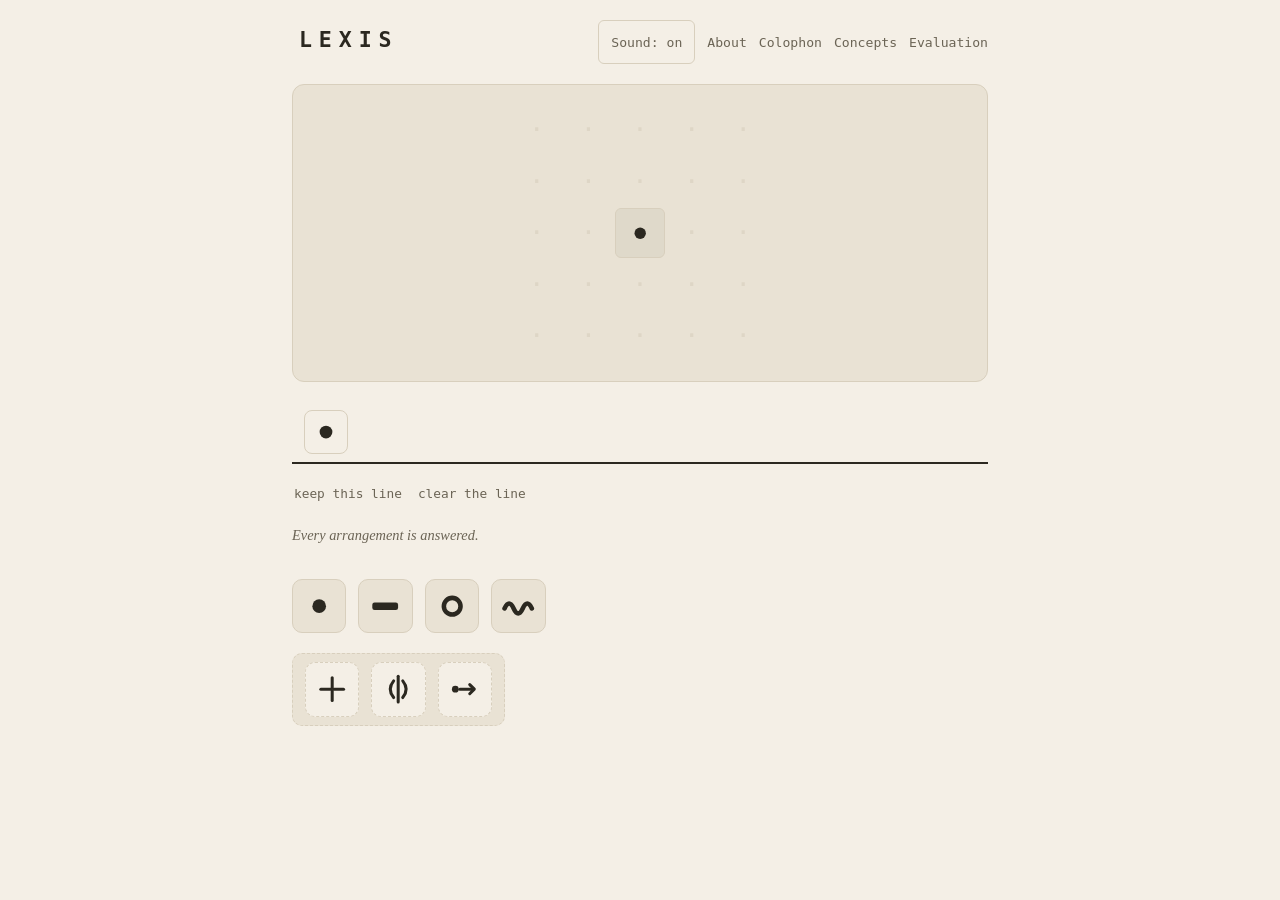
<file: index.html>
<!DOCTYPE html>
<html lang="en" class="no-js">
<head>
<meta charset="utf-8" />
<meta name="viewport" content="width=device-width, initial-scale=1, viewport-fit=cover" />
<!-- Self-contained except GoatCounter (privacy-friendly, cookieless page-view counting — no
     personal data; the piece itself never sends anything). Strict named-host allowlist. -->
<meta http-equiv="Content-Security-Policy" content="default-src 'none'; script-src 'self' https://gc.zgo.at; style-src 'self'; img-src 'self' data: https://lexis.goatcounter.com; connect-src https://lexis.goatcounter.com; manifest-src 'self'; base-uri 'none'; form-action 'none'" />
<title>LEXIS</title>
<meta name="description" content="LEXIS is a small language you read by writing it: arrange the glyphs, and the field answers with the state they mean." />
<meta name="color-scheme" content="light dark" />
<meta name="theme-color" content="#F4EFE6" media="(prefers-color-scheme: light)" />
<meta name="theme-color" content="#171613" media="(prefers-color-scheme: dark)" />
<link rel="apple-touch-icon" href="assets/icon-180.png" />
<link rel="icon" type="image/png" sizes="192x192" href="assets/icon-192.png" />
<link rel="manifest" href="manifest.webmanifest" />
<meta name="apple-mobile-web-app-capable" content="yes" />
<meta name="mobile-web-app-capable" content="yes" />
<meta name="apple-mobile-web-app-title" content="LEXIS" />
<meta property="og:title" content="LEXIS" />
<meta property="og:description" content="A small language you read by writing it. Arrange the glyphs; the field answers with the state they mean. Third of the Experimental Concepts." />
<meta property="og:type" content="website" />
<meta property="og:url" content="https://hulkiokantabak.github.io/lexis/" />
<meta property="og:image" content="https://hulkiokantabak.github.io/lexis/assets/og.png" />
<meta property="og:image:width" content="1200" />
<meta property="og:image:height" content="630" />
<link rel="canonical" href="https://hulkiokantabak.github.io/lexis/" />
<meta name="twitter:card" content="summary_large_image" />
<link rel="icon" href="data:image/svg+xml,%3Csvg xmlns='http://www.w3.org/2000/svg' viewBox='0 0 32 32'%3E%3Crect width='32' height='32' rx='6' fill='%23F4EFE6'/%3E%3Ccircle cx='16' cy='16' r='3.4' fill='%232B2820'/%3E%3Ccircle cx='16' cy='8' r='2' fill='%236B6455'/%3E%3Ccircle cx='16' cy='24' r='2' fill='%236B6455'/%3E%3Ccircle cx='8' cy='16' r='2' fill='%236B6455'/%3E%3Ccircle cx='24' cy='16' r='2' fill='%236B6455'/%3E%3C/svg%3E" />
<link rel="stylesheet" href="css/lexis.css?v=5" />
</head>
<body>
<a class="skip-link" href="#lexis">Skip to the field</a>

<header class="mast">
  <a class="wordmark" href="./">LEXIS</a>
  <nav class="mast__nav" aria-label="Pages">
    <button type="button" class="toggle" id="sound" aria-pressed="true">Sound: on</button>
    <a href="about.html">About</a>
    <a href="colophon.html">Colophon</a>
    <a href="concepts.html">Concepts</a>
    <a href="evaluation.html">Evaluation</a>
  </nav>
</header>

<main class="stage" id="lexis" aria-label="LEXIS. A field of glyphs, a line you arrange them into, and the state that line means. Every arrangement is answered. Press R at any time to hear the whole field again; a glyph focused in the line reads the field up to that point.">

  <!-- THE STATE: the live grid the current line means. Visual only; the screen-reader truth is the
       result live region below, which narrates this same state in words. -->
  <section class="state" aria-hidden="true">
    <div class="grid" id="grid"></div>
  </section>

  <!-- THE LINE: the open composition strip -->
  <div class="linewrap">
    <div class="line" id="line" role="group" aria-label="the line — the glyphs you have arranged, left to right; each glyph says its position"></div>
    <div class="controls">
      <button type="button" class="linkbtn" id="keep" aria-label="Keep this line as a link">keep this line</button>
      <button type="button" class="linkbtn" id="clear">clear the line</button>
    </div>
    <!-- the answer line: at rest it carries the promise; after every act it carries the answer
         itself, in words — the same words the screen reader hears (aria-hidden to avoid
         double-speak; the live region remains the spoken truth) -->
    <p class="caption" id="answer" aria-hidden="true">Every arrangement is answered.</p>
  </div>

  <!-- THE FIELD: the palette. Glyph names are their shapes, not their meanings. -->
  <div class="palette" id="palette" role="toolbar" aria-label="the field of glyphs"></div>

  <!-- The two live regions (see docs: composition is silent; the result is the screen-reader truth) -->
  <p class="sr-only" id="result" role="status" aria-live="polite" aria-atomic="true"></p>
  <p class="sr-only" id="status" role="status" aria-live="polite"></p>

  <noscript>
    <div class="noscript">
      <p>LEXIS is a small interactive language and needs JavaScript. Nothing you do in it is
      recorded. The <a href="about.html">About page</a> describes the whole idea in words:
      four marks and three operators; you arrange them into a line, and a small field answers with
      the state that line means. There is no goal, no score, and nothing hidden — a small grammar
      whose stacking has no ceiling.</p>
    </div>
  </noscript>
</main>

<script src="js/engine.js?v=5"></script>
<script src="js/lexis.js?v=5"></script>
<!-- GoatCounter: cookieless page-view counting only; no personal data; disclosed in the colophon -->
<script data-goatcounter="https://lexis.goatcounter.com/count" async src="https://gc.zgo.at/count.js"></script>
</body>
</html>
</file>
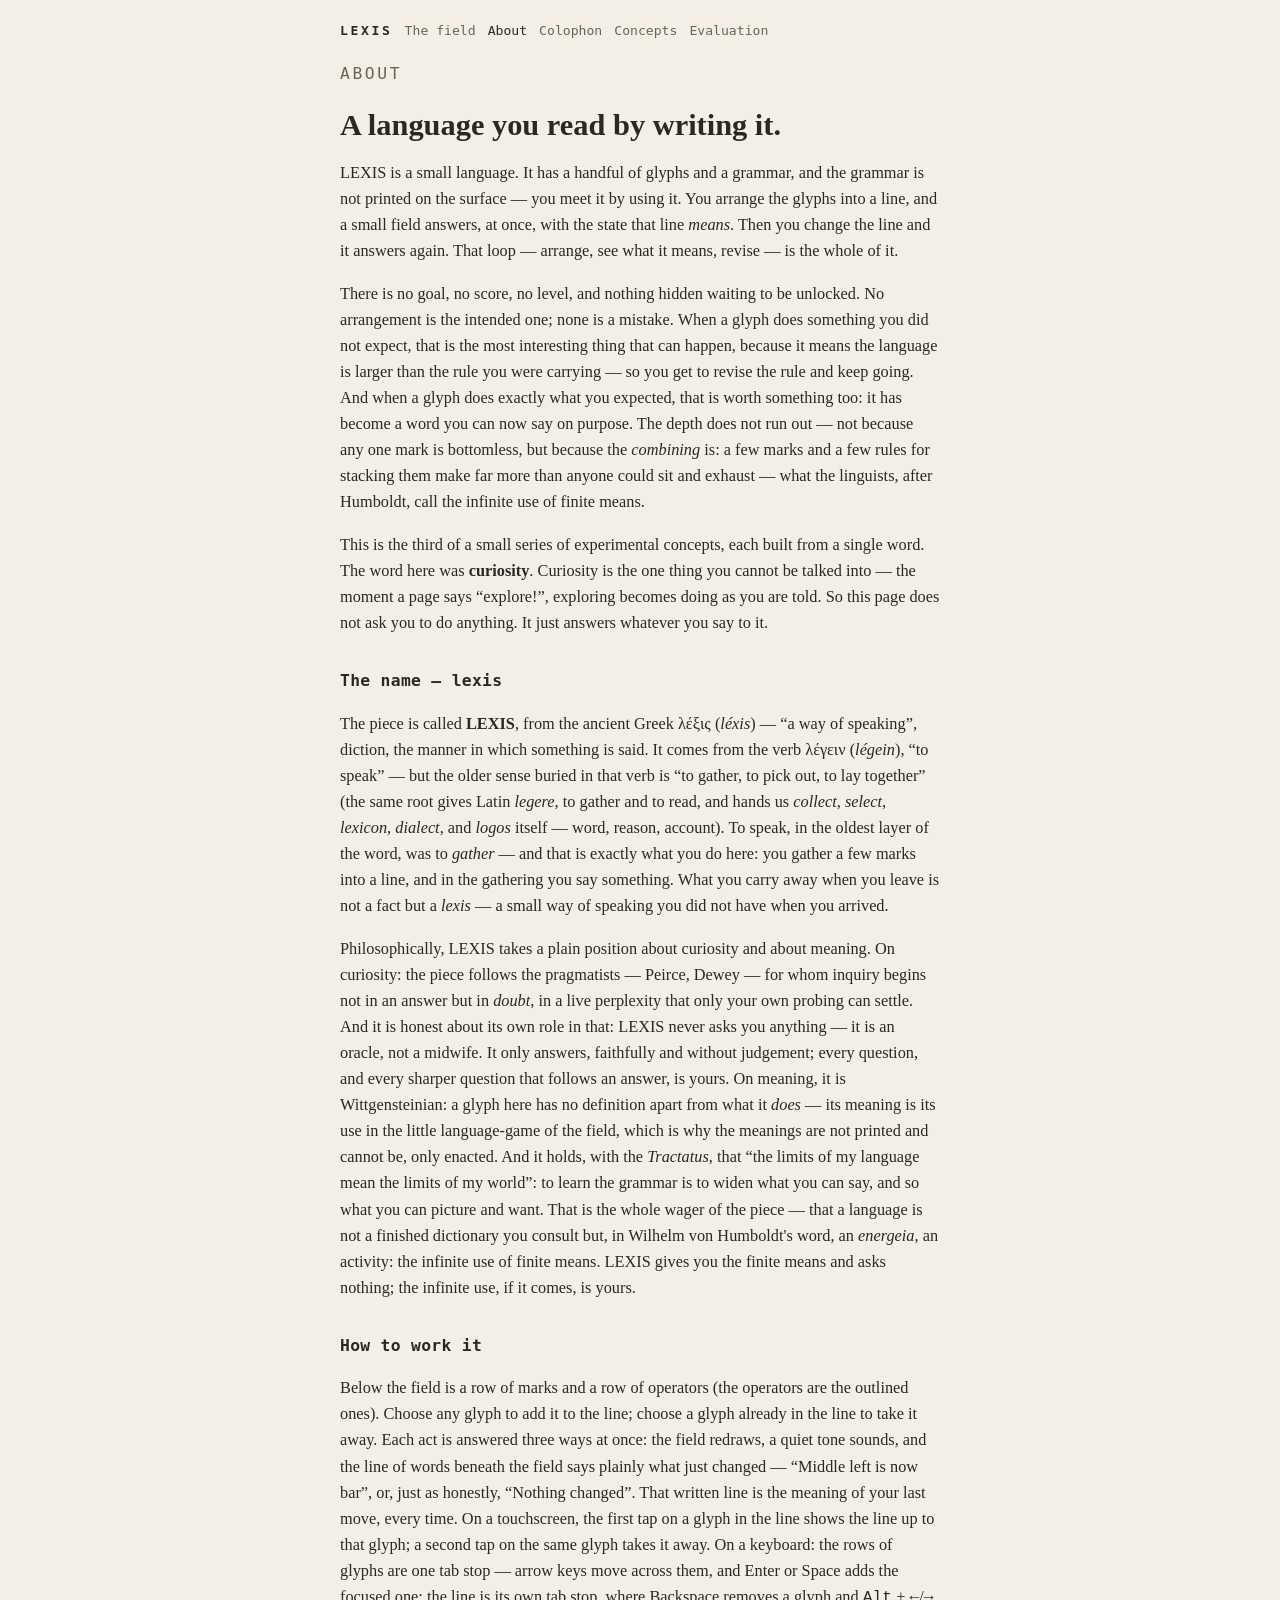
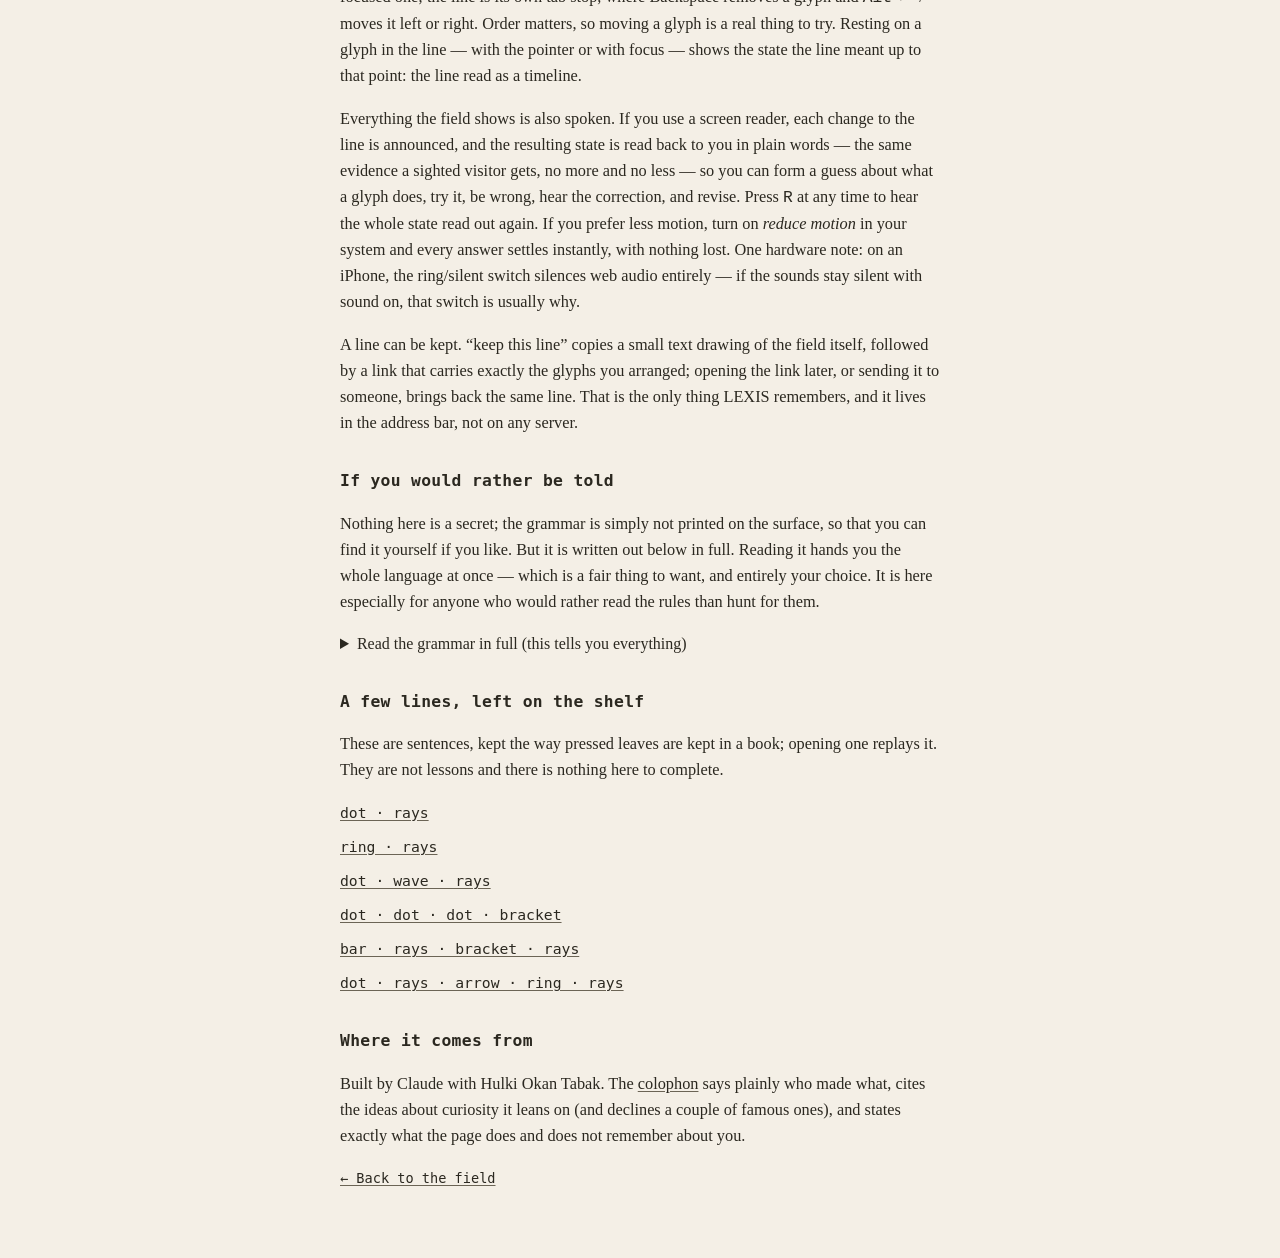
<file: about.html>
<!DOCTYPE html>
<html lang="en">
<head>
<meta charset="utf-8" />
<meta name="viewport" content="width=device-width, initial-scale=1" />
<meta http-equiv="Content-Security-Policy" content="default-src 'none'; script-src 'self' https://gc.zgo.at; style-src 'self'; img-src 'self' data: https://lexis.goatcounter.com; connect-src https://lexis.goatcounter.com; manifest-src 'self'; base-uri 'none'; form-action 'none'" />
<title>About — LEXIS</title>
<meta name="description" content="What LEXIS is, how to work it, and — if you would rather be told — the whole grammar in words." />
<meta name="color-scheme" content="light dark" />
<meta name="theme-color" content="#F4EFE6" media="(prefers-color-scheme: light)" />
<meta name="theme-color" content="#171613" media="(prefers-color-scheme: dark)" />
<link rel="icon" href="data:image/svg+xml,%3Csvg xmlns='http://www.w3.org/2000/svg' viewBox='0 0 32 32'%3E%3Crect width='32' height='32' rx='6' fill='%23F4EFE6'/%3E%3Ccircle cx='16' cy='16' r='3.4' fill='%232B2820'/%3E%3Ccircle cx='16' cy='8' r='2' fill='%236B6455'/%3E%3Ccircle cx='16' cy='24' r='2' fill='%236B6455'/%3E%3Ccircle cx='8' cy='16' r='2' fill='%236B6455'/%3E%3Ccircle cx='24' cy='16' r='2' fill='%236B6455'/%3E%3C/svg%3E" />
<link rel="icon" type="image/png" sizes="192x192" href="assets/icon-192.png" />
<link rel="apple-touch-icon" href="assets/icon-180.png" />
<link rel="stylesheet" href="css/lexis.css?v=5" />
</head>
<body>
<nav class="pagenav" aria-label="Pages">
  <a class="wm" href="./">LEXIS</a>
  <a href="./">The field</a>
  <a href="about.html" aria-current="page">About</a>
  <a href="colophon.html">Colophon</a>
  <a href="concepts.html">Concepts</a>
  <a href="evaluation.html">Evaluation</a>
</nav>
<main class="page">
  <p class="eyebrow">About</p>
  <h1>A language you read by writing it.</h1>

  <p>LEXIS is a small language. It has a handful of glyphs and a grammar, and the grammar is not
  printed on the surface — you meet it by using it. You arrange the glyphs into a line, and a small field answers,
  at once, with the state that line <em>means</em>. Then you change the line and it answers again.
  That loop — arrange, see what it means, revise — is the whole of it.</p>

  <p>There is no goal, no score, no level, and nothing hidden waiting to be unlocked. No
  arrangement is the intended one; none is a mistake. When a glyph does something you did not
  expect, that is the most interesting thing that can happen, because it means the language is
  larger than the rule you were carrying — so you get to revise the rule and keep going. And when
  a glyph does exactly what you expected, that is worth something too: it has become a word you can
  now say on purpose. The depth does not run out — not because any one mark is bottomless, but
  because the <em>combining</em> is: a few marks and a few rules for stacking them make far more
  than anyone could sit and exhaust — what the linguists, after Humboldt, call the infinite use of
  finite means.</p>

  <p>This is the third of a small series of experimental concepts, each built from a single word.
  The word here was <strong>curiosity</strong>. Curiosity is the one thing you cannot be talked
  into — the moment a page says <q>explore!</q>, exploring becomes doing as you are told. So this
  page does not ask you to do anything. It just answers whatever you say to it.</p>

  <h2>The name — <span lang="grc">lexis</span></h2>
  <p>The piece is called <strong>LEXIS</strong>, from the ancient Greek <span lang="grc">λέξις</span>
  (<em>léxis</em>) — <q>a way of speaking</q>, diction, the manner in which something is said. It
  comes from the verb <span lang="grc">λέγειν</span> (<em>légein</em>), <q>to speak</q> — but the
  older sense buried in that verb is <q>to gather, to pick out, to lay together</q> (the same root
  gives Latin <em>legere</em>, to gather and to read, and hands us <em>collect</em>, <em>select</em>,
  <em>lexicon</em>, <em>dialect</em>, and <em>logos</em> itself — word, reason, account). To speak,
  in the oldest layer of the word, was to <em>gather</em> — and that is exactly what you do here: you
  gather a few marks into a line, and in the gathering you say something. What you carry away when
  you leave is not a fact but a <em>lexis</em> — a small way of speaking you did not have when you
  arrived.</p>

  <p>Philosophically, LEXIS takes a plain position about curiosity and about meaning. On curiosity:
  the piece follows the pragmatists — Peirce, Dewey — for whom inquiry begins not in an answer but
  in <em>doubt</em>, in a live perplexity that only your own probing can settle. And it is honest
  about its own role in that: LEXIS never asks you anything — it is an oracle, not a midwife. It
  only answers, faithfully and without judgement; every question, and every sharper question that
  follows an answer, is yours. On meaning, it is Wittgensteinian: a glyph here has no
  definition apart from what it <em>does</em> — its meaning is its use in the little language-game of
  the field, which is why the meanings are not printed and cannot be, only enacted. And it holds, with
  the <em>Tractatus</em>, that <q>the limits of my language mean the limits of my world</q>: to learn
  the grammar is to widen what you can say, and so what you can picture and want. That is the whole
  wager of the piece — that a language is not a finished dictionary you consult but, in Wilhelm von
  Humboldt's word, an <em>energeia</em>, an activity: the infinite use of finite means. LEXIS gives
  you the finite means and asks nothing; the infinite use, if it comes, is yours.</p>

  <h2>How to work it</h2>
  <p>Below the field is a row of marks and a row of operators (the operators are the outlined
  ones). Choose any glyph to add it to the line; choose a glyph already in the line to take it
  away. Each act is answered three ways at once: the field redraws, a quiet tone sounds, and the
  line of words beneath the field says plainly what just changed — <q>Middle left is now bar</q>,
  or, just as honestly, <q>Nothing changed</q>. That written line is the meaning of your last move,
  every time. On a touchscreen, the first tap on a glyph in the line shows the line up to that
  glyph; a second tap on the same glyph takes it away. On a keyboard: the rows of glyphs are one
  tab stop — arrow keys move across them, and Enter or Space adds the focused one; the line is its
  own tab stop, where Backspace removes a glyph and <kbd>Alt</kbd> + <kbd>&larr;</kbd>/<kbd>&rarr;</kbd>
  moves it left or right. Order matters, so moving a glyph is a real thing to try. Resting on a
  glyph in the line — with the pointer or with focus — shows the state the line meant up to that
  point: the line read as a timeline.</p>

  <p>Everything the field shows is also spoken. If you use a screen reader, each change to the line
  is announced, and the resulting state is read back to you in plain words — the same evidence a
  sighted visitor gets, no more and no less — so you can form a guess about what a glyph does, try
  it, be wrong, hear the correction, and revise. Press <kbd>R</kbd> at any time to hear the whole
  state read out again. If you prefer less motion, turn on <em>reduce motion</em> in your system
  and every answer settles instantly, with nothing lost. One hardware note: on an iPhone, the
  ring/silent switch silences web audio entirely — if the sounds stay silent with sound on, that
  switch is usually why.</p>

  <p>A line can be kept. <q>keep this line</q> copies a small text drawing of the field itself,
  followed by a link that carries exactly the glyphs you arranged; opening the link later, or
  sending it to someone, brings back the same line. That is the only thing LEXIS remembers, and it
  lives in the address bar, not on any server.</p>

  <h2>If you would rather be told</h2>
  <p>Nothing here is a secret; the grammar is simply not printed on the surface, so that you can
  find it yourself if you like. But it is written out below in full. Reading it hands you the whole
  language at once — which is a fair thing to want, and entirely your choice. It is here especially
  for anyone who would rather read the rules than hunt for them.</p>

  <details class="grammar">
    <summary>Read the grammar in full (this tells you everything)</summary>
    <div>
      <p><strong>The field is a 5&nbsp;by&nbsp;5 grid.</strong> The line is read left to right. The
      state the line means is worked out from scratch every time you change it, and the same line
      always means the same thing.</p>
      <p><strong>Four marks — dot, bar, ring, wave.</strong> Each mark you add drops a body into the
      next cell of the grid, starting at the centre and working outward. On their own the four marks
      look alike in what they do — but each carries a different kind, and the kind shows the moment
      you <em>spread</em>. A visitor who only ever places marks will see bodies stack and nothing
      more; the piece accepts that cost rather than instruct.</p>
      <p><strong>Three operators. Two of them reshape the field in place; the third works on
      time:</strong></p>
      <ul>
        <li><strong>spread</strong> (the rays): every filled cell reaches one step into its own kind
        of neighbourhood — a dot reaches up, down, left and right; a bar reaches only left and right;
        a ring reaches to its four diagonals; and wave floods outward through connected empty space,
        as far as its strength carries — two steps, fainter each step. For dot, bar and ring, spread
        again and the new, fainter bodies reach further still; a spread wave, though, has already
        spent itself — spread it again and nothing changes, and the field will say so. This is the
        rule with the most inside it: learning it once is learning four different behaviours, one
        per mark. (A screen reader names which kind sits where as soon as it is placed, so the ear
        learns the difference at rest and the eye learns it on the first spread — the difference is
        when, not whether.)</li>
        <li><strong>fold</strong> (the bracket): mirror the whole field left-to-right and lay it over
        itself, so the state becomes symmetric. Fold something already symmetric and nothing changes —
        which is an honest answer, not an error.</li>
        <li><strong>chain</strong> (the arrow): split the line where the arrow is. Everything before it
        is one state, everything after is another, and the field shows the first becoming the second.
        Chain again for a third. Because order is what chain works on, a line and its reverse are
        different sentences.</li>
      </ul>
      <p><strong>Operators act on the results of operators.</strong> Fold the spread of a dot and you
      fold the bloom, not the dot. That nesting is where the depth comes from. No single mark is
      endless — each mark's spread reaches a limit and stops. What does not run out is the stacking:
      every operator can take the result of another as its input, and that nesting has no ceiling.</p>
      <p>An operator with nothing to act on — a spread over an empty field — simply does nothing, and
      the field says so. Nothing you can do is punished, and nothing is wasted. (One practical note:
      the line itself holds twelve glyphs — a page limit, not a rule of the grammar.)</p>
    </div>
  </details>

  <h2>A few lines, left on the shelf</h2>
  <p>These are sentences, kept the way pressed leaves are kept in a book; opening one replays it.
  They are not lessons and there is nothing here to complete.</p>
  <!-- The shelf is culture, not curriculum (r2 handpicked, Montessori/Papert): unexplained
       exemplars behind the consent boundary, graded by isolation of difficulty, order is the only
       grading, NO captions or annotations ever. Kill-switch: if observation shows visitors treat
       the shelf as a checklist, remove the whole section — do not annotate it. -->
  <ul class="shelf">
    <li><a href="./#dot.spread">dot · rays</a></li>
    <li><a href="./#ring.spread">ring · rays</a></li>
    <li><a href="./#dot.wave.spread">dot · wave · rays</a></li>
    <li><a href="./#dot.dot.dot.fold">dot · dot · dot · bracket</a></li>
    <li><a href="./#bar.spread.fold.spread">bar · rays · bracket · rays</a></li>
    <li><a href="./#dot.spread.chain.ring.spread">dot · rays · arrow · ring · rays</a></li>
  </ul>

  <h2>Where it comes from</h2>
  <p>Built by Claude with Hulki Okan Tabak. The <a href="colophon.html">colophon</a> says plainly
  who made what, cites the ideas about curiosity it leans on (and declines a couple of famous ones),
  and states exactly what the page does and does not remember about you.</p>

  <p><a class="backhome" href="./">&larr; Back to the field</a></p>
</main>
<script data-goatcounter="https://lexis.goatcounter.com/count" async src="https://gc.zgo.at/count.js"></script>
</body>
</html>
</file>
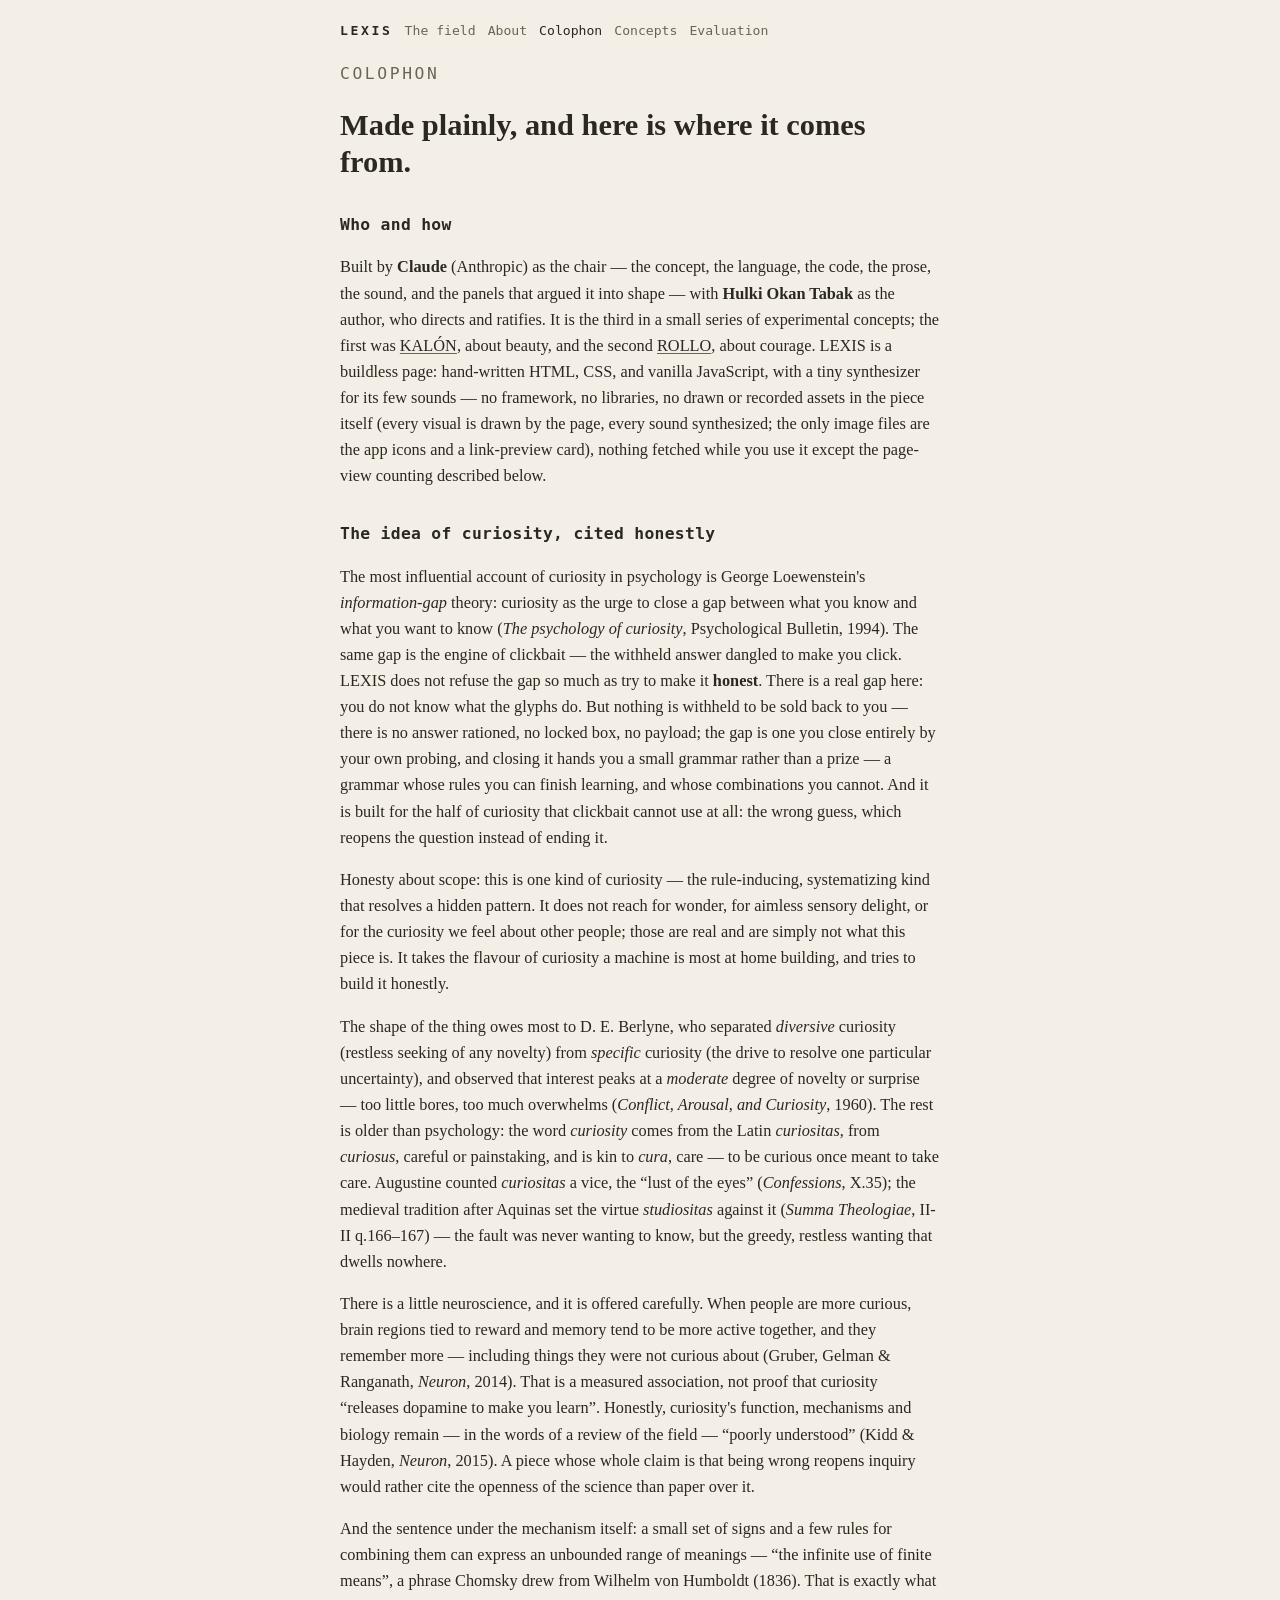
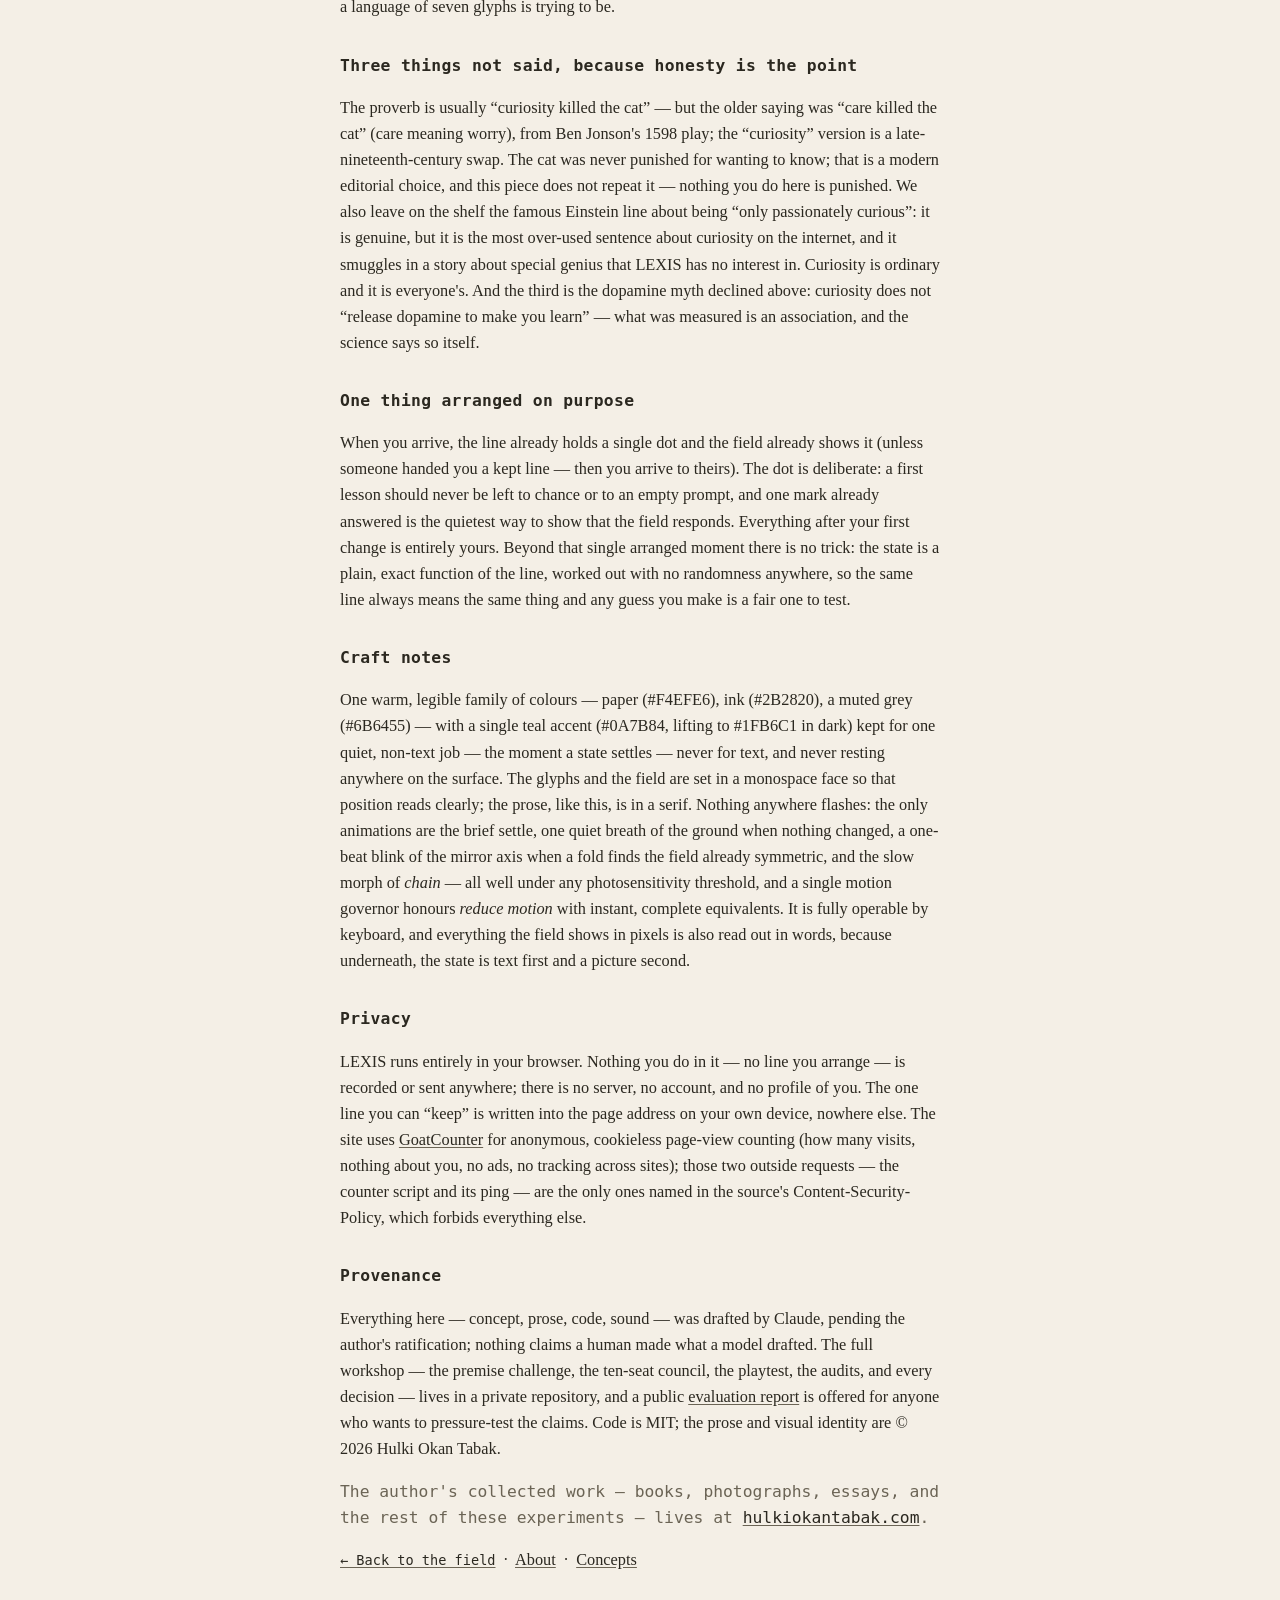
<file: colophon.html>
<!DOCTYPE html>
<html lang="en">
<head>
<meta charset="utf-8" />
<meta name="viewport" content="width=device-width, initial-scale=1" />
<meta http-equiv="Content-Security-Policy" content="default-src 'none'; script-src 'self' https://gc.zgo.at; style-src 'self'; img-src 'self' data: https://lexis.goatcounter.com; connect-src https://lexis.goatcounter.com; manifest-src 'self'; base-uri 'none'; form-action 'none'" />
<title>Colophon — LEXIS</title>
<meta name="description" content="Made plainly, and here is where it comes from: the ideas cited honestly, the myths declined, and exactly what the page does and does not remember." />
<meta name="color-scheme" content="light dark" />
<meta name="theme-color" content="#F4EFE6" media="(prefers-color-scheme: light)" />
<meta name="theme-color" content="#171613" media="(prefers-color-scheme: dark)" />
<link rel="icon" href="data:image/svg+xml,%3Csvg xmlns='http://www.w3.org/2000/svg' viewBox='0 0 32 32'%3E%3Crect width='32' height='32' rx='6' fill='%23F4EFE6'/%3E%3Ccircle cx='16' cy='16' r='3.4' fill='%232B2820'/%3E%3Ccircle cx='16' cy='8' r='2' fill='%236B6455'/%3E%3Ccircle cx='16' cy='24' r='2' fill='%236B6455'/%3E%3Ccircle cx='8' cy='16' r='2' fill='%236B6455'/%3E%3Ccircle cx='24' cy='16' r='2' fill='%236B6455'/%3E%3C/svg%3E" />
<link rel="icon" type="image/png" sizes="192x192" href="assets/icon-192.png" />
<link rel="apple-touch-icon" href="assets/icon-180.png" />
<link rel="stylesheet" href="css/lexis.css?v=5" />
</head>
<body>
<nav class="pagenav" aria-label="Pages">
  <a class="wm" href="./">LEXIS</a>
  <a href="./">The field</a>
  <a href="about.html">About</a>
  <a href="colophon.html" aria-current="page">Colophon</a>
  <a href="concepts.html">Concepts</a>
  <a href="evaluation.html">Evaluation</a>
</nav>
<main class="page">
  <p class="eyebrow">Colophon</p>
  <h1>Made plainly, and here is where it comes from.</h1>

  <h2>Who and how</h2>
  <p>Built by <strong>Claude</strong> (Anthropic) as the chair — the concept, the language, the
  code, the prose, the sound, and the panels that argued it into shape — with <strong>Hulki Okan
  Tabak</strong> as the author, who directs and ratifies. It is the third in a small series of
  experimental concepts; the first was <a href="https://hulkiokantabak.github.io/kalon/">KALÓN</a>,
  about beauty, and the second <a href="https://hulkiokantabak.github.io/rollo/">ROLLO</a>, about
  courage. LEXIS is a buildless page: hand-written HTML, CSS, and vanilla JavaScript, with a tiny
  synthesizer for its few sounds — no framework, no libraries, no drawn or recorded assets in the
  piece itself (every visual is drawn by the page, every sound synthesized; the only image files
  are the app icons and a link-preview card), nothing fetched while you use it except the page-view
  counting described below.</p>

  <h2>The idea of curiosity, cited honestly</h2>
  <p>The most influential account of curiosity in psychology is George Loewenstein's
  <em>information-gap</em> theory: curiosity as the urge to close a gap between what you know and
  what you want to know (<em>The psychology of curiosity</em>, Psychological Bulletin, 1994). The
  same gap is the engine of clickbait — the withheld answer dangled to make you click. LEXIS does
  not refuse the gap so much as try to make it <strong>honest</strong>. There is a real gap here:
  you do not know what the glyphs do. But nothing is withheld to be sold back to you — there is no
  answer rationed, no locked box, no payload; the gap is one you close entirely by your own probing,
  and closing it hands you a small grammar rather than a prize — a grammar whose rules you can
  finish learning, and whose combinations you cannot. And it is built for the half of curiosity
  that clickbait cannot use at all: the wrong guess, which reopens the question instead of ending it.</p>
  <p>Honesty about scope: this is one kind of curiosity — the rule-inducing, systematizing kind that
  resolves a hidden pattern. It does not reach for wonder, for aimless sensory delight, or for the
  curiosity we feel about other people; those are real and are simply not what this piece is. It
  takes the flavour of curiosity a machine is most at home building, and tries to build it honestly.</p>
  <p>The shape of the thing owes most to D.&nbsp;E. Berlyne, who separated <em>diversive</em>
  curiosity (restless seeking of any novelty) from <em>specific</em> curiosity (the drive to
  resolve one particular uncertainty), and observed that interest peaks at a <em>moderate</em>
  degree of novelty or surprise — too little bores, too much overwhelms (<em>Conflict, Arousal, and
  Curiosity</em>, 1960). The rest is older than psychology: the word <em>curiosity</em> comes from
  the Latin <em>curiositas</em>, from <em>curiosus</em>, careful or painstaking, and is kin to
  <em>cura</em>, care — to be curious once meant to take care. Augustine counted <em>curiositas</em>
  a vice, the <q>lust of the eyes</q> (<em>Confessions</em>, X.35); the medieval tradition after
  Aquinas set the virtue <em>studiositas</em> against it (<em>Summa Theologiae</em>, II-II q.166–167)
  — the fault was never wanting to know, but the greedy, restless wanting that dwells nowhere.</p>
  <p>There is a little neuroscience, and it is offered carefully. When people are more curious,
  brain regions tied to reward and memory tend to be more active together, and they remember more —
  including things they were not curious about (Gruber, Gelman &amp; Ranganath, <em>Neuron</em>,
  2014). That is a measured association, not proof that curiosity <q>releases dopamine to make you
  learn</q>. Honestly, curiosity's function, mechanisms and biology remain — in the words of a
  review of the field — <q>poorly understood</q> (Kidd &amp; Hayden, <em>Neuron</em>, 2015). A
  piece whose whole claim is that being wrong reopens inquiry would rather cite the openness of
  the science than paper over it.</p>
  <p>And the sentence under the mechanism itself: a small set of signs and a few rules for combining
  them can express an unbounded range of meanings — <q>the infinite use of finite means</q>, a
  phrase Chomsky drew from Wilhelm von Humboldt (1836). That is exactly what a language of seven
  glyphs is trying to be.</p>

  <h2>Three things not said, because honesty is the point</h2>
  <p>The proverb is usually <q>curiosity killed the cat</q> — but the older saying was <q>care
  killed the cat</q> (care meaning worry), from Ben Jonson's 1598 play; the <q>curiosity</q>
  version is a late-nineteenth-century swap. The cat was never punished for wanting to know; that is
  a modern editorial choice, and this piece does not repeat it — nothing you do here is punished.
  We also leave on the shelf the famous Einstein line about being <q>only passionately curious</q>:
  it is genuine, but it is the most over-used sentence about curiosity on the internet, and it
  smuggles in a story about special genius that LEXIS has no interest in. Curiosity is ordinary and
  it is everyone's. And the third is the dopamine myth declined above: curiosity does not
  <q>release dopamine to make you learn</q> — what was measured is an association, and the science
  says so itself.</p>

  <h2>One thing arranged on purpose</h2>
  <p>When you arrive, the line already holds a single dot and the field already shows it (unless
  someone handed you a kept line — then you arrive to theirs). The dot is deliberate: a first lesson should never be left to
  chance or to an empty prompt, and one mark already answered is the quietest way to show that the
  field responds. Everything after your first change is entirely yours. Beyond that single arranged
  moment there is no trick: the state is a plain, exact function of the line, worked out with no
  randomness anywhere, so the same line always means the same thing and any guess you make is a fair
  one to test.</p>

  <h2>Craft notes</h2>
  <p>One warm, legible family of colours — paper (#F4EFE6), ink (#2B2820), a muted grey (#6B6455) —
  with a single teal accent (#0A7B84, lifting to #1FB6C1 in dark) kept for one quiet, non-text job —
  the moment a state settles — never for text, and never resting anywhere on the surface.
  The glyphs and the field are set in a monospace face so that position reads clearly; the prose,
  like this, is in a serif. Nothing anywhere flashes: the only animations are the brief settle, one
  quiet breath of the ground when nothing changed, a one-beat blink of the mirror axis when a fold
  finds the field already symmetric, and the slow morph of <em>chain</em> — all well under any
  photosensitivity threshold, and a single motion governor honours <em>reduce motion</em> with
  instant, complete equivalents. It is fully operable by
  keyboard, and everything the field shows in pixels is also read out in words, because underneath,
  the state is text first and a picture second.</p>

  <h2>Privacy</h2>
  <p>LEXIS runs entirely in your browser. Nothing you do in it — no line you arrange — is recorded or
  sent anywhere; there is no server, no account, and no profile of you. The one line you can
  <q>keep</q> is written into the page address on your own device, nowhere else. The site uses
  <a href="https://www.goatcounter.com/">GoatCounter</a> for anonymous, cookieless page-view counting
  (how many visits, nothing about you, no ads, no tracking across sites); those two outside
  requests — the counter script and its ping — are the only ones named in the source's
  Content-Security-Policy, which forbids everything else.</p>

  <h2>Provenance</h2>
  <p>Everything here — concept, prose, code, sound — was drafted by Claude, pending the author's
  ratification; nothing claims a human made what a model drafted. The full workshop — the premise
  challenge, the ten-seat council, the playtest, the audits, and every decision — lives in a private
  repository, and a public <a href="evaluation.html">evaluation report</a> is offered for anyone who
  wants to pressure-test the claims. Code is MIT; the prose and visual identity are © 2026 Hulki Okan
  Tabak.</p>

  <p class="ref">The author's collected work — books, photographs, essays, and the rest of these
  experiments — lives at
  <a href="https://hulkiokantabak.github.io/hulkiokantabak.com/" target="_blank" rel="noopener noreferrer">hulkiokantabak.com</a>.</p>

  <p><a class="backhome" href="./">&larr; Back to the field</a> &nbsp;·&nbsp;
     <a href="about.html">About</a> &nbsp;·&nbsp;
     <a href="concepts.html">Concepts</a></p>
</main>
<script data-goatcounter="https://lexis.goatcounter.com/count" async src="https://gc.zgo.at/count.js"></script>
</body>
</html>
</file>
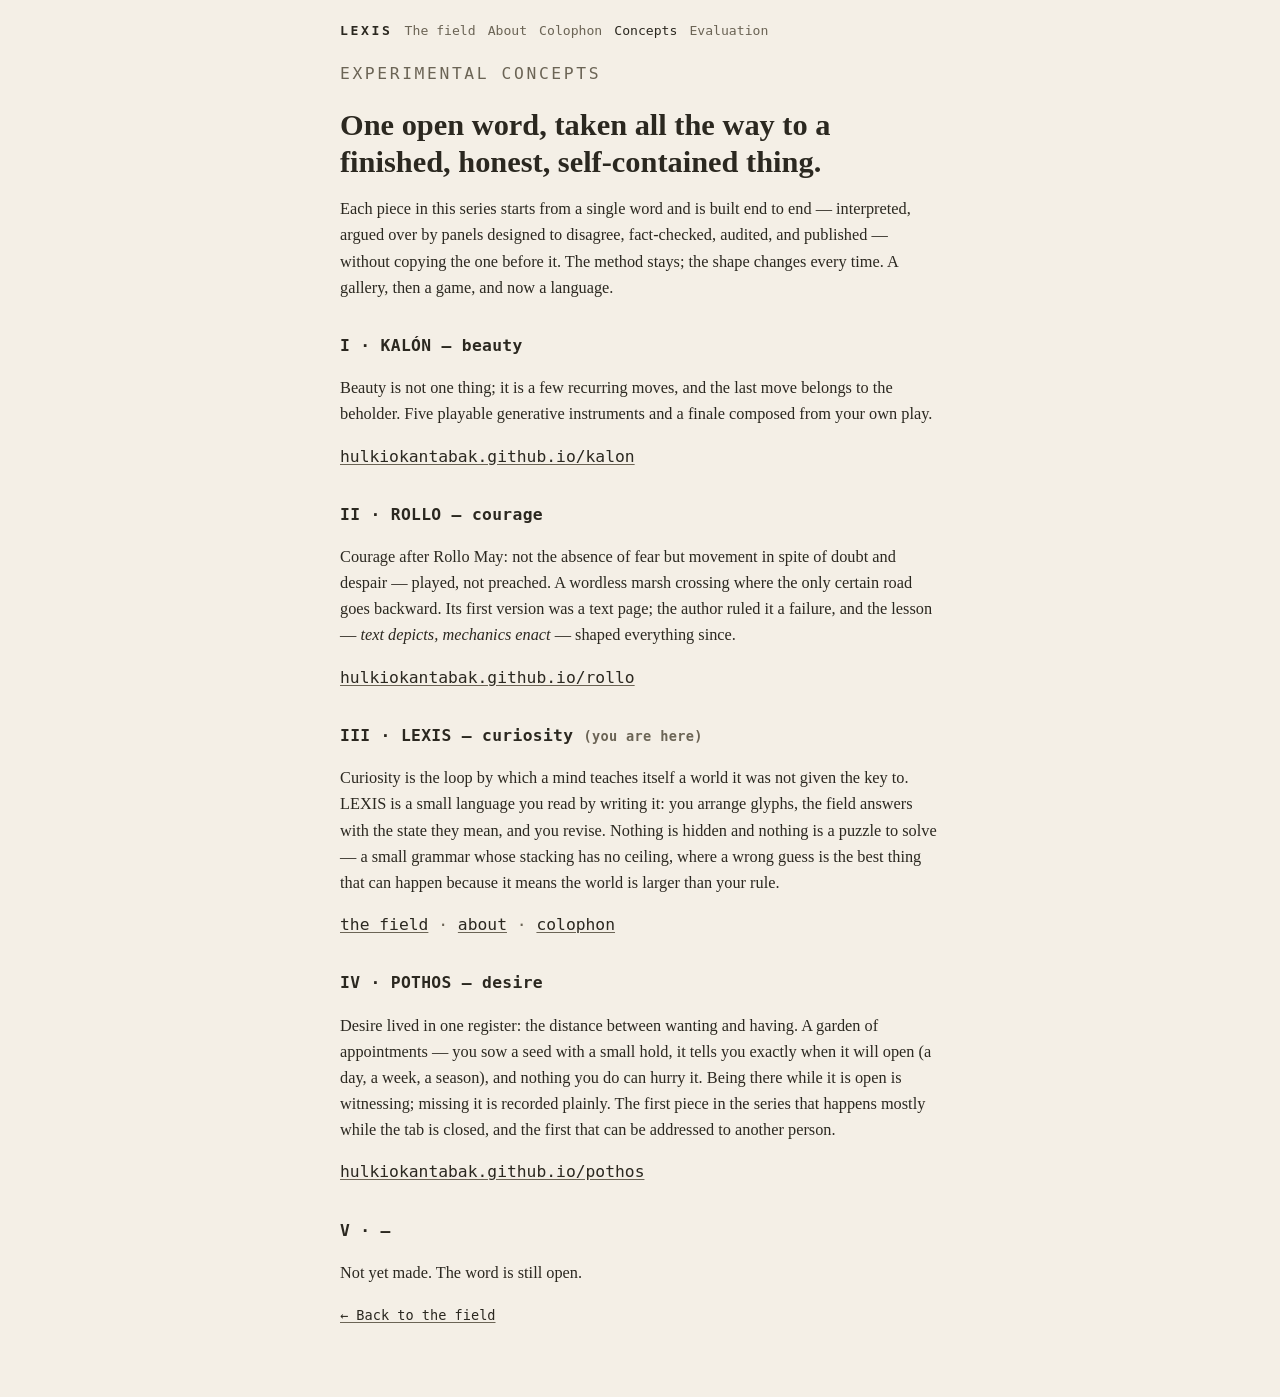
<file: concepts.html>
<!DOCTYPE html>
<html lang="en">
<head>
<meta charset="utf-8" />
<meta name="viewport" content="width=device-width, initial-scale=1" />
<meta http-equiv="Content-Security-Policy" content="default-src 'none'; script-src 'self' https://gc.zgo.at; style-src 'self'; img-src 'self' data: https://lexis.goatcounter.com; connect-src https://lexis.goatcounter.com; manifest-src 'self'; base-uri 'none'; form-action 'none'" />
<title>Experimental Concepts — LEXIS</title>
<meta name="description" content="An experimental series: one open word, taken all the way to a finished, honest, self-contained thing. KALÓN was beauty. ROLLO was courage. LEXIS is curiosity." />
<meta name="color-scheme" content="light dark" />
<meta name="theme-color" content="#F4EFE6" media="(prefers-color-scheme: light)" />
<meta name="theme-color" content="#171613" media="(prefers-color-scheme: dark)" />
<link rel="icon" href="data:image/svg+xml,%3Csvg xmlns='http://www.w3.org/2000/svg' viewBox='0 0 32 32'%3E%3Crect width='32' height='32' rx='6' fill='%23F4EFE6'/%3E%3Ccircle cx='16' cy='16' r='3.4' fill='%232B2820'/%3E%3Ccircle cx='16' cy='8' r='2' fill='%236B6455'/%3E%3Ccircle cx='16' cy='24' r='2' fill='%236B6455'/%3E%3Ccircle cx='8' cy='16' r='2' fill='%236B6455'/%3E%3Ccircle cx='24' cy='16' r='2' fill='%236B6455'/%3E%3C/svg%3E" />
<link rel="icon" type="image/png" sizes="192x192" href="assets/icon-192.png" />
<link rel="apple-touch-icon" href="assets/icon-180.png" />
<link rel="stylesheet" href="css/lexis.css?v=5" />
</head>
<body>
<nav class="pagenav" aria-label="Pages">
  <a class="wm" href="./">LEXIS</a>
  <a href="./">The field</a>
  <a href="about.html">About</a>
  <a href="colophon.html">Colophon</a>
  <a href="concepts.html" aria-current="page">Concepts</a>
  <a href="evaluation.html">Evaluation</a>
</nav>
<main class="page">
  <p class="eyebrow">Experimental Concepts</p>
  <h1>One open word, taken all the way to a finished, honest, self-contained thing.</h1>
  <p>Each piece in this series starts from a single word and is built end to end — interpreted,
  argued over by panels designed to disagree, fact-checked, audited, and published — without
  copying the one before it. The method stays; the shape changes every time. A gallery, then a
  game, and now a language.</p>

  <h2>I · KALÓN — beauty</h2>
  <p>Beauty is not one thing; it is a few recurring moves, and the last move belongs to the
  beholder. Five playable generative instruments and a finale composed from your own play.</p>
  <p class="ref"><a href="https://hulkiokantabak.github.io/kalon/">hulkiokantabak.github.io/kalon</a></p>

  <h2>II · ROLLO — courage</h2>
  <p>Courage after Rollo May: not the absence of fear but movement in spite of doubt and despair —
  played, not preached. A wordless marsh crossing where the only certain road goes backward. Its
  first version was a text page; the author ruled it a failure, and the lesson — <em>text depicts,
  mechanics enact</em> — shaped everything since.</p>
  <p class="ref"><a href="https://hulkiokantabak.github.io/rollo/">hulkiokantabak.github.io/rollo</a></p>

  <h2>III · LEXIS — curiosity <span class="ref">(you are here)</span></h2>
  <p>Curiosity is the loop by which a mind teaches itself a world it was not given the key to. LEXIS
  is a small language you read by writing it: you arrange glyphs, the field answers with the state
  they mean, and you revise. Nothing is hidden and nothing is a puzzle to solve — a small grammar
  whose stacking has no ceiling, where a wrong guess is the best thing that can happen because it
  means the world is larger than your rule.</p>
  <p class="ref"><a href="./">the field</a> · <a href="about.html">about</a> · <a href="colophon.html">colophon</a></p>

  <h2>IV · POTHOS — desire</h2>
  <p>Desire lived in one register: the distance between wanting and having. A garden of
  appointments — you sow a seed with a small hold, it tells you exactly when it will open (a
  day, a week, a season), and nothing you do can hurry it. Being there while it is open is
  witnessing; missing it is recorded plainly. The first piece in the series that happens mostly
  while the tab is closed, and the first that can be addressed to another person.</p>
  <p class="ref"><a href="https://hulkiokantabak.github.io/pothos/">hulkiokantabak.github.io/pothos</a></p>

  <h2>V · —</h2>
  <p>Not yet made. The word is still open.</p>

  <p><a class="backhome" href="./">&larr; Back to the field</a></p>
</main>
<script data-goatcounter="https://lexis.goatcounter.com/count" async src="https://gc.zgo.at/count.js"></script>
</body>
</html>
</file>
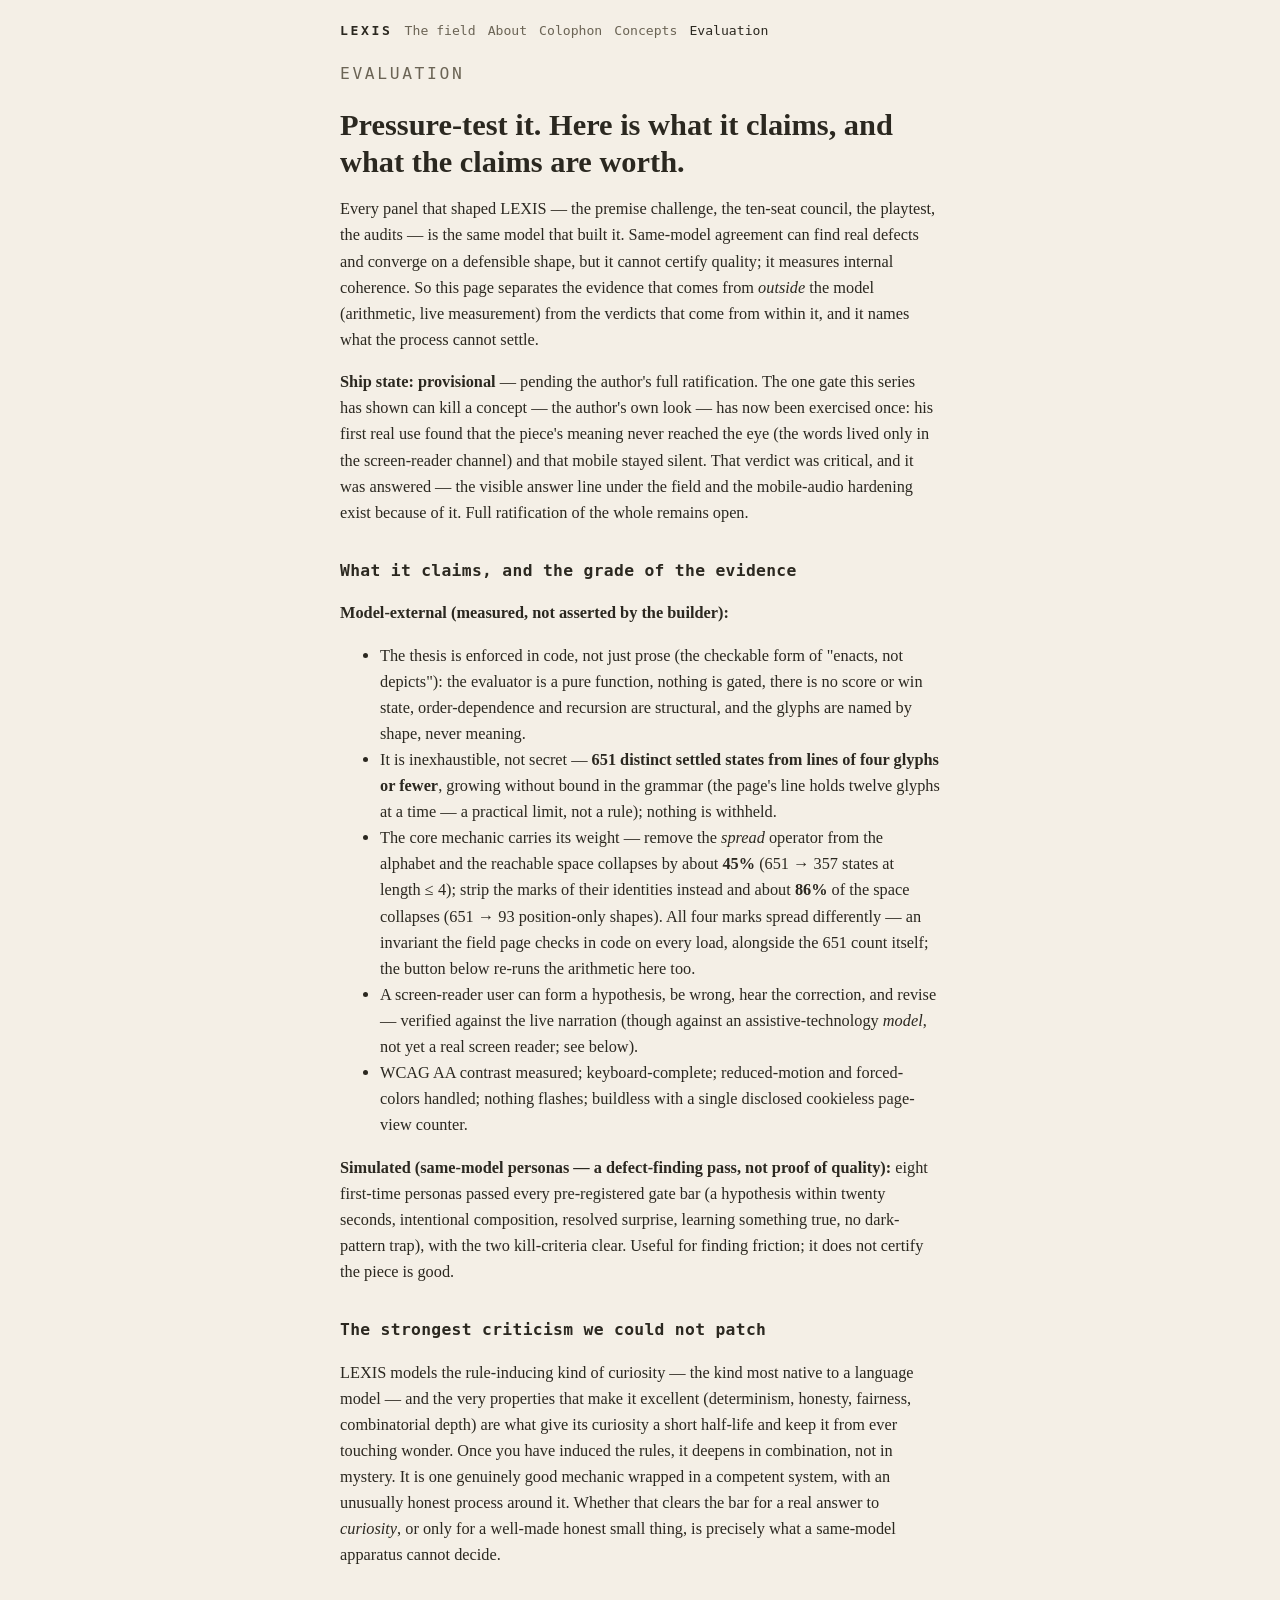
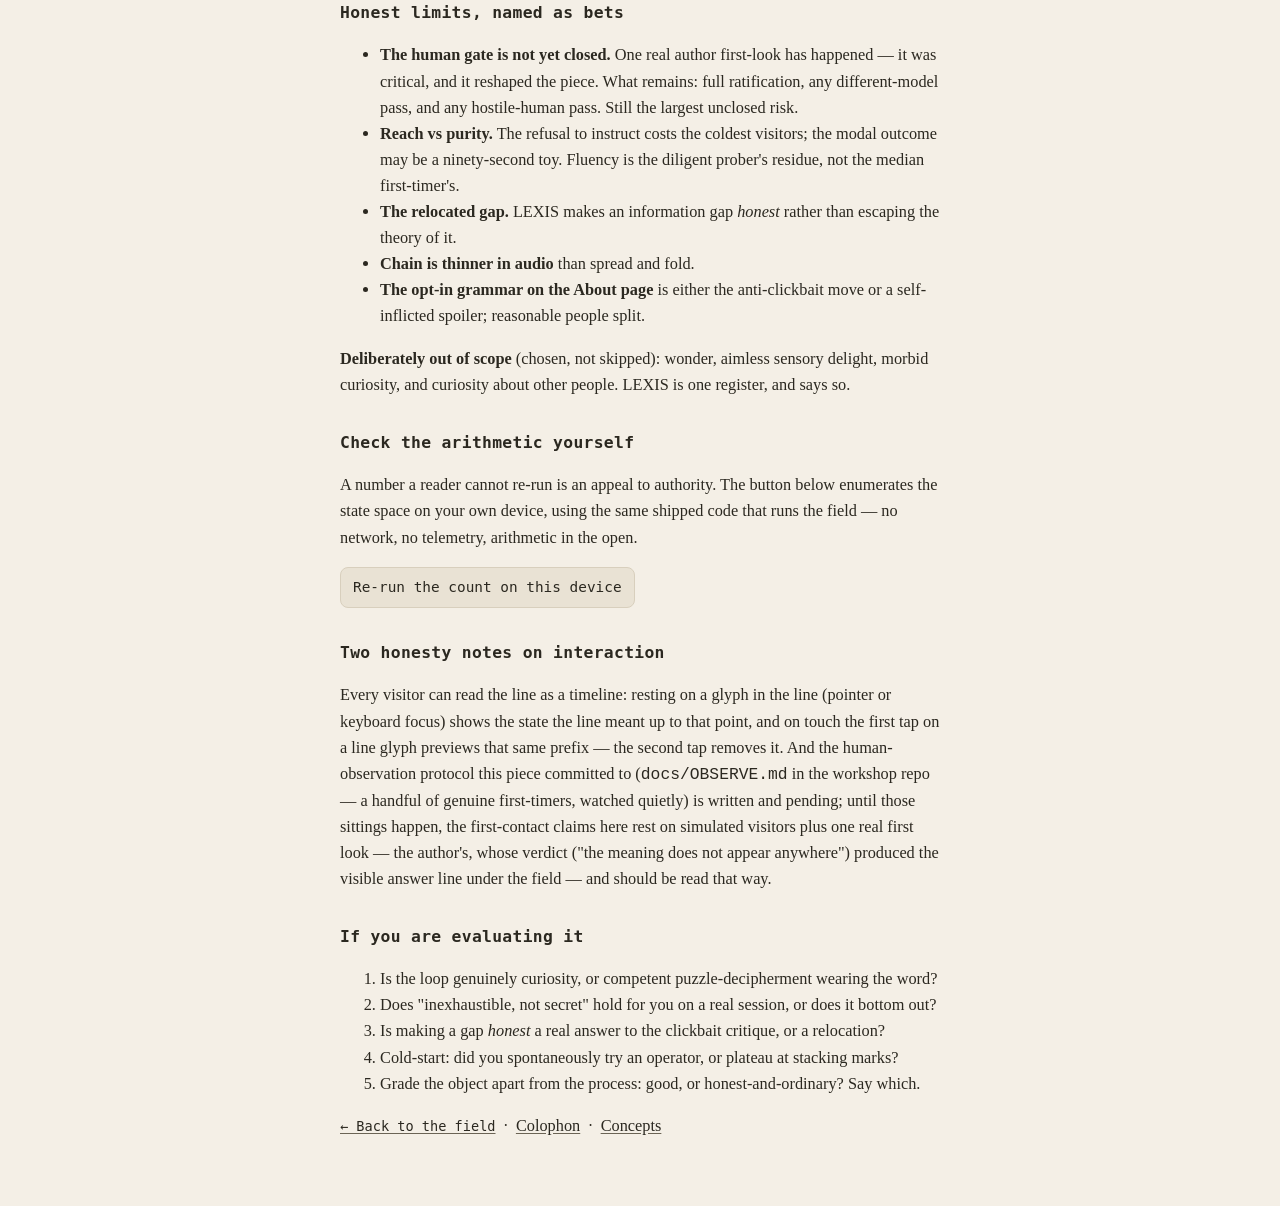
<file: evaluation.html>
<!DOCTYPE html>
<html lang="en" class="no-js">
<head>
<meta charset="utf-8" />
<meta name="viewport" content="width=device-width, initial-scale=1" />
<meta http-equiv="Content-Security-Policy" content="default-src 'none'; script-src 'self' https://gc.zgo.at; style-src 'self'; img-src 'self' data: https://lexis.goatcounter.com; connect-src https://lexis.goatcounter.com; manifest-src 'self'; base-uri 'none'; form-action 'none'" />
<title>Evaluation — LEXIS</title>
<meta name="description" content="A portable evaluation report for LEXIS: what it claims, model-external evidence vs same-model verdicts, honest limitations, and questions for an independent evaluator." />
<meta name="color-scheme" content="light dark" />
<meta name="theme-color" content="#F4EFE6" media="(prefers-color-scheme: light)" />
<meta name="theme-color" content="#171613" media="(prefers-color-scheme: dark)" />
<link rel="icon" href="data:image/svg+xml,%3Csvg xmlns='http://www.w3.org/2000/svg' viewBox='0 0 32 32'%3E%3Crect width='32' height='32' rx='6' fill='%23F4EFE6'/%3E%3Ccircle cx='16' cy='16' r='3.4' fill='%232B2820'/%3E%3Ccircle cx='16' cy='8' r='2' fill='%236B6455'/%3E%3Ccircle cx='16' cy='24' r='2' fill='%236B6455'/%3E%3Ccircle cx='8' cy='16' r='2' fill='%236B6455'/%3E%3Ccircle cx='24' cy='16' r='2' fill='%236B6455'/%3E%3C/svg%3E" />
<link rel="icon" type="image/png" sizes="192x192" href="assets/icon-192.png" />
<link rel="apple-touch-icon" href="assets/icon-180.png" />
<link rel="stylesheet" href="css/lexis.css?v=5" />
</head>
<body>
<nav class="pagenav" aria-label="Pages">
  <a class="wm" href="./">LEXIS</a>
  <a href="./">The field</a>
  <a href="about.html">About</a>
  <a href="colophon.html">Colophon</a>
  <a href="concepts.html">Concepts</a>
  <a href="evaluation.html" aria-current="page">Evaluation</a>
</nav>
<main class="page">
  <p class="eyebrow">Evaluation</p>
  <h1>Pressure-test it. Here is what it claims, and what the claims are worth.</h1>
  <p>Every panel that shaped LEXIS — the premise challenge, the ten-seat council, the playtest, the
  audits — is the same model that built it. Same-model agreement can find real defects and converge
  on a defensible shape, but it cannot certify quality; it measures internal coherence. So this page
  separates the evidence that comes from <em>outside</em> the model (arithmetic, live measurement)
  from the verdicts that come from within it, and it names what the process cannot settle.</p>
  <p><strong>Ship state: provisional</strong> — pending the author's full ratification. The one
  gate this series has shown can kill a concept — the author's own look — has now been exercised
  once: his first real use found that the piece's meaning never reached the eye (the words lived
  only in the screen-reader channel) and that mobile stayed silent. That verdict was critical, and
  it was answered — the visible answer line under the field and the mobile-audio hardening exist
  because of it. Full ratification of the whole remains open.</p>

  <h2>What it claims, and the grade of the evidence</h2>
  <p><strong>Model-external (measured, not asserted by the builder):</strong></p>
  <ul>
    <li>The thesis is enforced in code, not just prose (the checkable form of "enacts, not
    depicts"): the evaluator is a pure function, nothing is gated, there is no score or win state,
    order-dependence and recursion are structural, and the glyphs are named by shape, never
    meaning.</li>
    <li>It is inexhaustible, not secret — <strong>651 distinct settled states from lines of four
    glyphs or fewer</strong>, growing without bound in the grammar (the page's line holds twelve
    glyphs at a time — a practical limit, not a rule); nothing is withheld.</li>
    <li>The core mechanic carries its weight — remove the <em>spread</em> operator from the
    alphabet and the reachable space collapses by about <strong>45%</strong> (651&nbsp;&rarr;&nbsp;357
    states at length&nbsp;&le;&nbsp;4); strip the marks of their identities instead and about
    <strong>86%</strong> of the space collapses (651&nbsp;&rarr;&nbsp;93 position-only shapes). All
    four marks spread differently — an invariant the field page checks in code on every load,
    alongside the 651 count itself; the button below re-runs the arithmetic here too.</li>
    <li>A screen-reader user can form a hypothesis, be wrong, hear the correction, and revise —
    verified against the live narration (though against an assistive-technology <em>model</em>, not
    yet a real screen reader; see below).</li>
    <li>WCAG AA contrast measured; keyboard-complete; reduced-motion and forced-colors handled;
    nothing flashes; buildless with a single disclosed cookieless page-view counter.</li>
  </ul>
  <p><strong>Simulated (same-model personas — a defect-finding pass, not proof of quality):</strong>
  eight first-time personas passed every pre-registered gate bar (a hypothesis within twenty seconds,
  intentional composition, resolved surprise, learning something true, no dark-pattern trap), with
  the two kill-criteria clear. Useful for finding friction; it does not certify the piece is good.</p>

  <h2>The strongest criticism we could not patch</h2>
  <p>LEXIS models the rule-inducing kind of curiosity — the kind most native to a language model —
  and the very properties that make it excellent (determinism, honesty, fairness, combinatorial
  depth) are what give its curiosity a short half-life and keep it from ever touching wonder. Once
  you have induced the rules, it deepens in combination, not in mystery. It is one genuinely good
  mechanic wrapped in a competent system, with an unusually honest process around it. Whether that
  clears the bar for a real answer to <em>curiosity</em>, or only for a well-made honest small thing,
  is precisely what a same-model apparatus cannot decide.</p>

  <h2>Honest limits, named as bets</h2>
  <ul>
    <li><strong>The human gate is not yet closed.</strong> One real author first-look has happened —
    it was critical, and it reshaped the piece. What remains: full ratification, any
    different-model pass, and any hostile-human pass. Still the largest unclosed risk.</li>
    <li><strong>Reach vs purity.</strong> The refusal to instruct costs the coldest visitors; the
    modal outcome may be a ninety-second toy. Fluency is the diligent prober's residue, not the
    median first-timer's.</li>
    <li><strong>The relocated gap.</strong> LEXIS makes an information gap <em>honest</em> rather than
    escaping the theory of it.</li>
    <li><strong>Chain is thinner in audio</strong> than spread and fold.</li>
    <li><strong>The opt-in grammar on the About page</strong> is either the anti-clickbait move or a
    self-inflicted spoiler; reasonable people split.</li>
  </ul>
  <p><strong>Deliberately out of scope</strong> (chosen, not skipped): wonder, aimless sensory
  delight, morbid curiosity, and curiosity about other people. LEXIS is one register, and says so.</p>

  <h2>Check the arithmetic yourself</h2>
  <p>A number a reader cannot re-run is an appeal to authority. The button below enumerates the
  state space on your own device, using the same shipped code that runs the field — no network, no
  telemetry, arithmetic in the open.</p>
  <p><button type="button" class="verify-btn" id="verify-run">Re-run the count on this device</button></p>
  <pre class="verify-out" id="verify-out" hidden></pre>

  <h2>Two honesty notes on interaction</h2>
  <p>Every visitor can read the line as a timeline: resting on a glyph in the line (pointer or
  keyboard focus) shows the state the line meant up to that point, and on touch the first tap on a
  line glyph previews that same prefix — the second tap removes it. And the human-observation
  protocol this piece committed to (<code>docs/OBSERVE.md</code> in the workshop repo — a handful
  of genuine first-timers, watched quietly) is written and pending; until those sittings happen,
  the first-contact claims here rest on simulated visitors plus one real first look — the
  author's, whose verdict ("the meaning does not appear anywhere") produced the visible answer
  line under the field — and should be read that way.</p>

  <h2>If you are evaluating it</h2>
  <ol>
    <li>Is the loop genuinely curiosity, or competent puzzle-decipherment wearing the word?</li>
    <li>Does "inexhaustible, not secret" hold for you on a real session, or does it bottom out?</li>
    <li>Is making a gap <em>honest</em> a real answer to the clickbait critique, or a relocation?</li>
    <li>Cold-start: did you spontaneously try an operator, or plateau at stacking marks?</li>
    <li>Grade the object apart from the process: good, or honest-and-ordinary? Say which.</li>
  </ol>

  <p><a class="backhome" href="./">&larr; Back to the field</a> &nbsp;·&nbsp;
     <a href="colophon.html">Colophon</a> &nbsp;·&nbsp;
     <a href="concepts.html">Concepts</a></p>
</main>
<script src="js/engine.js?v=5"></script>
<script src="js/lexis.js?v=5"></script>
<script src="js/verify.js?v=3"></script>
<script data-goatcounter="https://lexis.goatcounter.com/count" async src="https://gc.zgo.at/count.js"></script>
</body>
</html>
</file>
<file: css/lexis.css>
/* LEXIS — one stylesheet. Bright, warm, over-legible typesetting. Depth lives in the grammar's
 * behaviour, never in mood lighting. Palette measured for WCAG AA (see docs/METRICS). */

:root {
  --paper: #F4EFE6;   /* ground */
  --panel: #E9E2D4;   /* slots / state field */
  --edge:  #D8CFBD;   /* hairlines */
  --ink:   #2B2820;   /* glyphs + body — 12.85:1 on paper (AAA) */
  --muted: #6B6455;   /* secondary — 5.12:1 on paper (AA) */
  --accent:#0A7B84;   /* liveness ONLY, >=24px non-text, redundantly coded; 4.39:1 on paper (>3:1 graphics floor) */
  --mono: ui-monospace, "Cascadia Code", "SF Mono", "DejaVu Sans Mono", Menlo, Consolas, monospace;
  --serif: ui-serif, Georgia, "Times New Roman", serif;
  --s1: 4px; --s2: 8px; --s3: 12px; --s4: 20px; --s5: 32px; --s6: 52px;
  --cell: 3.1rem;
  color-scheme: light dark;
}
@media (prefers-color-scheme: dark) {
  :root {
    --paper: #171613; --panel: #211F1A; --edge: #34302A;
    --ink: #ECE6D8; --muted: #A79E8B; --accent: #1FB6C1;
  }
}

* { box-sizing: border-box; }
html { -webkit-text-size-adjust: 100%; }
/* the hidden attribute must beat author display rules — without this, .grid{display:grid} and
 * .filmstrip{display:flex} defeat hidden in EVERY browser (r5 compat audit, high) */
[hidden] { display: none !important; }
/* no-JS honesty: the interactive controls are hidden until lexis.js removes this class,
 * so a JS-less reader meets prose and the noscript explanation, not dead buttons */
html.no-js .toggle, html.no-js .controls, html.no-js .palette, html.no-js .verify-btn,
html.no-js .state, html.no-js .linewrap { display: none; }   /* a JS-less reader meets the noscript prose, not a dead panel */
body {
  margin: 0;
  background: var(--paper);
  color: var(--ink);
  font-family: var(--serif);
  font-size: 1rem;
  line-height: 1.6;
  -webkit-font-smoothing: antialiased;
}

.skip-link {
  position: absolute; left: -9999px; top: 0;
  background: var(--ink); color: var(--paper); padding: var(--s2) var(--s3);
  border-radius: 0 0 6px 0; z-index: 20; text-decoration: none;
}
.skip-link:focus { left: 0; }

/* ---------- masthead ---------- */
.mast {
  display: flex; align-items: baseline; justify-content: space-between; flex-wrap: wrap;
  gap: var(--s3);
  max-width: 46rem; margin: 0 auto; padding: var(--s4) var(--s4) var(--s2);
}
.wordmark {
  font-family: var(--mono); font-weight: 600; font-size: 1.35rem; letter-spacing: 0.32em;
  color: var(--ink); text-decoration: none; padding-left: 0.32em;
}
.mast__nav { display: flex; gap: var(--s3); align-items: baseline; font-family: var(--mono); font-size: 0.82rem; }
.mast__nav a { color: var(--muted); text-decoration: none; border-bottom: 1px solid transparent; padding-bottom: 2px; }
.mast__nav a:hover { color: var(--ink); border-bottom-color: var(--ink); }
.mast__nav a:focus-visible { color: var(--ink); border-bottom-color: var(--ink); }
.toggle {
  font: inherit; font-family: var(--mono); font-size: 0.82rem; color: var(--muted);
  background: none; border: 1px solid var(--edge); border-radius: 6px; cursor: pointer;
  min-height: 44px; padding: 2px var(--s3); display: inline-flex; align-items: center;
}
.toggle:hover { color: var(--ink); border-color: var(--ink); }
.toggle:focus-visible { color: var(--ink); border-color: var(--ink); }

/* ---------- the app: state / line / field ---------- */
.stage { max-width: 46rem; margin: 0 auto; padding: var(--s3) var(--s4) var(--s6); }

.state {
  background: var(--panel);
  border: 1px solid var(--edge);
  border-radius: 12px;
  padding: var(--s4);
  display: flex; justify-content: center;
  overflow-x: auto;   /* sub-280px floor: scroll inside the panel, never break the page */
}
.grid {
  position: relative;   /* carries the transient fold-axis overlay */
  display: grid;
  grid-template-columns: repeat(5, var(--cell));
  grid-template-rows: repeat(5, var(--cell));
  gap: 2px;
}
/* a vacuous fold performs its mirror axis for a beat — "already a palindrome", never a dead
 * button (r4 playtest). Ink-only, one shot, vanishes; nothing rests. */
.grid--axis::after {
  content: ""; position: absolute; left: 50%; top: 2%; bottom: 2%; width: 2px;
  margin-left: -1px; background: var(--ink); opacity: 0; pointer-events: none;
  animation: axisblink 360ms ease-out;
}
@keyframes axisblink { 0% { opacity: 0.3; } 100% { opacity: 0; } }
.cell {
  display: flex; align-items: center; justify-content: center;
  font-family: var(--mono); font-size: 1.6rem; line-height: 1;
  color: var(--ink);
  background: transparent;
  border: 1px solid transparent;
  border-radius: 6px;
}
.cell[data-k=""] { color: var(--edge); }
.cell[data-k=""]::before { content: "·"; opacity: 0.6; }   /* faint grid dot so structure is legible */
/* the origin — where the language begins placing; structured ground at placeholder weight,
 * neutral edge ink, encoding no history and no outcome (r2 handpicked, honest-ground package) */
.cell--origin[data-k=""]::before { content: "·"; opacity: 0.95; font-size: 1.25em; }
.cell[data-k]:not([data-k=""]) { background: rgba(43,40,32,0.05); border-color: var(--edge); }
/* cells carry real glyph drawings; distance-falloff is SCALE on the drawing, never colour —
 * full ink at every tier (figure never sinks beneath ground), and two tiers forever: a third
 * step would read as a value gradient (r2 handpicked, Albers's restraint clause). */
.cell svg { width: 1.9rem; height: 1.9rem; display: block; }
.cell[data-v="2"] svg { transform: scale(0.8); }
.cell[data-v="1"] svg { transform: scale(0.6); }
@media (prefers-color-scheme: dark) {
  .cell[data-k]:not([data-k=""]) { background: rgba(236,230,216,0.06); }
}
/* reduced-motion chain: a static filmstrip of labelled stills */
.filmstrip { display: flex; align-items: center; gap: var(--s2); flex-wrap: wrap; justify-content: center; }
.film__frame { display: flex; flex-direction: column; align-items: center; gap: var(--s1); }
.film__label { font-family: var(--mono); font-size: 0.7rem; color: var(--muted); }
.film__arrow { font-family: var(--mono); color: var(--muted); font-size: 1.2rem; }
.mini { display: grid; grid-template-columns: repeat(5, 1.15rem); grid-template-rows: repeat(5, 1.15rem); gap: 1px; }
.cell--mini { font-size: 0.7rem; border-radius: 3px; }
.cell--mini svg { width: 0.85rem; height: 0.85rem; display: block; }
.cell--settling { animation: settle 220ms ease-out; }
@keyframes settle {
  0% { transform: scale(0.7); }
  60% { transform: scale(1.08); outline: 2px solid var(--accent); outline-offset: 1px; }
  100% { transform: scale(1); outline-color: transparent; }
}
/* the ground's one quiet breath when nothing changed — the visual sibling of the still tone;
 * ink-only, one shot, well under 1 Hz; skipped by JS under reduced motion */
.grid--still { animation: stillbreath 340ms ease-in-out; }
@keyframes stillbreath {
  0% { opacity: 1; }
  50% { opacity: 0.82; }
  100% { opacity: 1; }
}
/* the inspectable past (prefix scrub): while a line tile is hovered/focused, the state panel
 * carries a dashed border and the glyphs after the cut dim — no colour, no sound, no narration */
.state--preview { border-style: dashed; }
.tile--dim { opacity: 0.45; }

/* the line — the open composition strip */
.linewrap { margin-top: var(--s4); }
.line {
  display: flex; align-items: center; flex-wrap: wrap; gap: var(--s2);
  min-height: 3.2rem; padding: var(--s2) var(--s3);
  border-bottom: 2px solid var(--ink);
}
.line__empty { color: var(--muted); font-family: var(--mono); font-size: 0.85rem; }
.tile {
  width: 2.4rem; height: 2.4rem; min-width: 44px; min-height: 44px; padding: 4px;
  background: var(--paper); border: 1px solid var(--edge); border-radius: 8px;
  color: var(--ink); cursor: pointer; display: inline-flex; align-items: center; justify-content: center;
}
.tile svg { width: 100%; height: 100%; }
.tile--op { border-style: dashed; }
.tile--split { margin: 0 var(--s3); position: relative; }   /* chain: a visible gap so the sentence-split is seen */
.tile--split::before, .tile--split::after {
  content: ""; position: absolute; top: 50%; width: var(--s2); height: 1px; background: var(--edge);
}
.tile--split::before { right: 100%; margin-right: 2px; }
.tile--split::after { left: 100%; margin-left: 2px; }
.tile:hover { border-color: var(--ink); }

.controls { display: flex; gap: var(--s3); margin-top: var(--s2); align-items: center; }
.linkbtn {
  font-family: var(--mono); font-size: 0.8rem; color: var(--muted);
  background: none; border: none; cursor: pointer; border-bottom: 1px solid transparent;
  /* quiet, but a full-size target: these are the buttons an older hand most needs (r4) */
  min-height: 44px; padding: 10px 2px; display: inline-flex; align-items: center;
}
.linkbtn:hover { color: var(--ink); border-bottom-color: var(--ink); }
.linkbtn:focus-visible { color: var(--ink); border-bottom-color: var(--ink); }
.linkbtn.is-kept { color: var(--ink); border-bottom-color: var(--ink); }
.caption { color: var(--muted); font-size: 0.9rem; margin: var(--s2) 0 0; font-style: italic; min-height: 1.5em; }
/* the answer line breathes with the ground when nothing changed, so the honest words are SEEN */
.caption--pulse { animation: captionpulse 340ms ease-in-out; }
@keyframes captionpulse { 0% { color: var(--muted); } 45% { color: var(--ink); } 100% { color: var(--muted); } }

/* the field — the glyph palette */
.palette { margin-top: var(--s5); display: flex; flex-direction: column; gap: var(--s4); }
.palette__row { display: flex; gap: var(--s3); flex-wrap: wrap; }
/* the operators sit in their own quiet tray, so "these are a different kind of move" reads
   without a word of instruction — the playtest's biggest lever against the mark-only plateau. */
.palette__row--ops {
  padding: var(--s2) var(--s3);
  background: var(--panel);
  border: 1px dashed var(--edge);
  border-radius: 10px;
  width: -webkit-fit-content;
  width: -moz-fit-content;
  width: fit-content;
  max-width: 100%;
}
.glyph {
  width: 3.4rem; height: 3.4rem; min-width: 44px; min-height: 44px; padding: 8px;
  background: var(--panel); border: 1px solid var(--edge); border-radius: 10px;
  color: var(--ink); cursor: pointer; display: inline-flex; align-items: center; justify-content: center;
}
.glyph svg { width: 100%; height: 100%; display: block; }
.glyph--op { border-style: dashed; background: var(--paper); }
.glyph:hover { border-color: var(--ink); }
.glyph:active { transform: translateY(1px); }

/* focus — outline (survives forced-colors), plus a non-colour scale cue.
   Base :focus keeps a visible ring so browsers WITHOUT :focus-visible (older Safari/iOS/Chrome)
   still show keyboard focus; :focus:not(:focus-visible) removes it only where supported. */
:focus { outline: 2px solid var(--ink); outline-offset: 3px; }
:focus:not(:focus-visible) { outline: none; }
:focus-visible { outline: 2px solid var(--ink); outline-offset: 3px; }
.glyph:focus-visible, .tile:focus-visible { outline-offset: 3px; transform: scale(1.06); }

/* live regions (visually hidden but present) */
.sr-only {
  position: absolute; width: 1px; height: 1px; padding: 0; margin: -1px;
  overflow: hidden; clip: rect(0,0,0,0); white-space: nowrap; border: 0;
}

/* ---------- reading pages (about / colophon / concepts) ---------- */
.page { max-width: 40rem; margin: 0 auto; padding: var(--s4) var(--s4) var(--s6); }
.page h1 { font-family: var(--serif); font-weight: 600; font-size: 1.9rem; line-height: 1.2; margin: var(--s4) 0 var(--s3); }
.page h2 { font-family: var(--mono); font-weight: 600; font-size: 1.02rem; letter-spacing: 0.02em; margin: var(--s5) 0 var(--s2); }
.page p, .page li { font-size: 1.02rem; }
.page a { color: var(--ink); text-decoration: underline; text-underline-offset: 2px; text-decoration-color: var(--muted); }
.page a:hover { text-decoration-color: var(--ink); }
.page a:focus-visible { text-decoration-color: var(--ink); }
.eyebrow { font-family: var(--mono); font-size: 0.78rem; letter-spacing: 0.16em; text-transform: uppercase; color: var(--muted); margin: 0; }
.ref { color: var(--muted); font-family: var(--mono); font-size: 0.85rem; }
.backhome { font-family: var(--mono); font-size: 0.85rem; }
.pagenav { max-width: 40rem; margin: 0 auto; padding: var(--s4) var(--s4) 0; display: flex; gap: var(--s3); flex-wrap: wrap; font-family: var(--mono); font-size: 0.82rem; }
.pagenav a { color: var(--muted); text-decoration: none; }
.pagenav a[aria-current="page"] { color: var(--ink); }
.pagenav a:hover { color: var(--ink); }
.pagenav a:focus-visible { color: var(--ink); }
.pagenav .wm { color: var(--ink); font-weight: 600; letter-spacing: 0.2em; }
.legend { display: grid; grid-template-columns: auto 1fr; gap: var(--s2) var(--s3); align-items: center; margin: var(--s3) 0; }
.legend .g { width: 2.4rem; height: 2.4rem; color: var(--ink); }
.legend .g svg { width: 100%; height: 100%; }
.noscript { max-width: 40rem; margin: var(--s4) auto; padding: 0 var(--s4); color: var(--muted); }
.shelf { list-style: none; padding: 0; margin: var(--s3) 0; display: flex; flex-direction: column; gap: var(--s2); }
.shelf a { font-family: var(--mono); font-size: 0.92rem; }
.verify-out { font-family: var(--mono); font-size: 0.85rem; background: var(--panel); border: 1px solid var(--edge); border-radius: 8px; padding: var(--s3); overflow-x: auto; }
.verify-btn { font: inherit; font-family: var(--mono); font-size: 0.9rem; color: var(--ink); background: var(--panel); border: 1px solid var(--edge); border-radius: 8px; padding: var(--s2) var(--s3); cursor: pointer; }
.verify-btn:hover { border-color: var(--ink); }
.verify-btn:focus-visible { border-color: var(--ink); }

/* ---------- responsive: phone-first ---------- */
@media (max-width: 30rem) {
  :root { --cell: 2.7rem; }
  .mast { padding: var(--s3) var(--s3) var(--s2); }
  .stage { padding: var(--s2) var(--s3) var(--s5); }
  .state { padding: var(--s3); }
  .glyph { width: 3rem; height: 3rem; }
}

/* ---------- reduced motion ---------- */
@media (prefers-reduced-motion: reduce) {
  .cell--settling { animation: none; }
  .grid--still { animation: none; }
  .grid--axis::after { animation: none; }
  .caption--pulse { animation: none; }
  * { scroll-behavior: auto; }
}

/* ---------- forced colors ---------- */
@media (forced-colors: active) {
  .cell[data-k]:not([data-k=""]) { border-color: CanvasText; }
  .glyph, .tile { border-color: CanvasText; }
  .grid--axis::after { background: CanvasText; }   /* the fold-axis answer survives forced colors */
  :focus-visible { outline-color: Highlight; }
}
</file>
